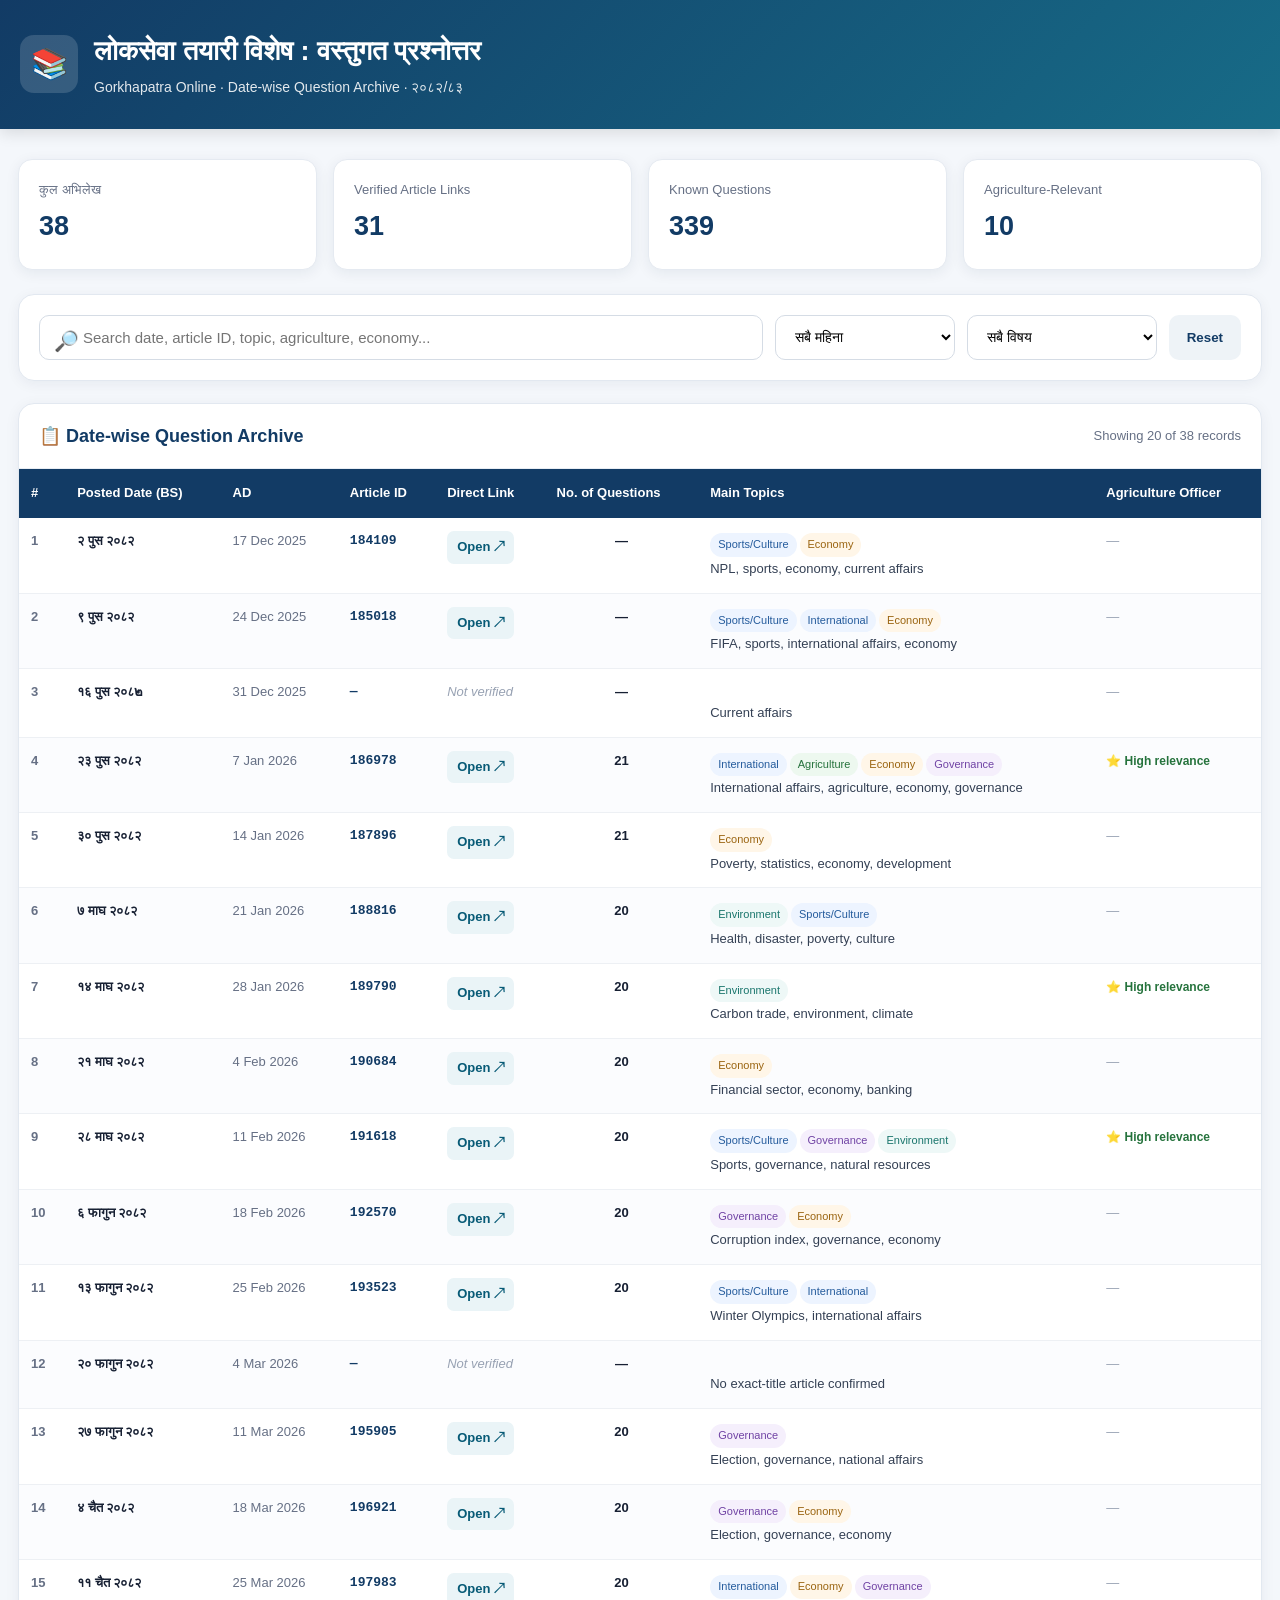
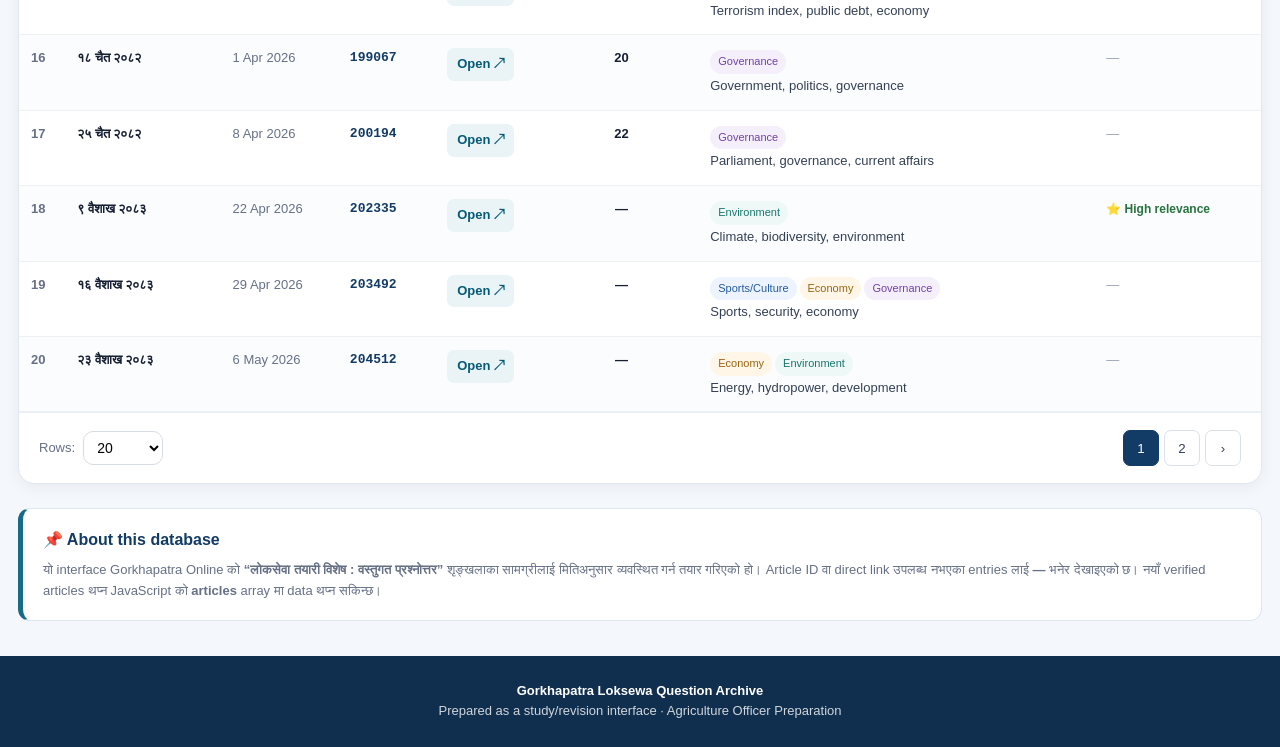
<file: current_affairs.html>
<!DOCTYPE html>
<html lang="ne">
<head>
    <meta charset="UTF-8">
    <meta name="viewport" content="width=device-width, initial-scale=1.0">

    <title>Gorkhapatra Loksewa | वस्तुगत प्रश्नोत्तर</title>

    <meta name="description"
          content="Gorkhapatra Online Loksewa तयारी विशेष : वस्तुगत प्रश्नोत्तर - date-wise question archive">

    <style>
        * {
            box-sizing: border-box;
            margin: 0;
            padding: 0;
        }

        body {
            font-family:
                "Noto Sans Devanagari",
                "Nirmala UI",
                "Mangal",
                Arial,
                sans-serif;
            background: #f4f7fb;
            color: #172033;
            line-height: 1.6;
        }

        /* =========================
           HEADER
        ========================= */

        header {
            background: linear-gradient(135deg, #123b65, #176b87);
            color: white;
            padding: 30px 20px;
            box-shadow: 0 4px 15px rgba(0,0,0,.12);
        }

        .header-inner {
            max-width: 1400px;
            margin: auto;
        }

        .brand {
            display: flex;
            align-items: center;
            gap: 16px;
        }

        .brand-icon {
            width: 58px;
            height: 58px;
            border-radius: 14px;
            background: rgba(255,255,255,.15);
            display: flex;
            align-items: center;
            justify-content: center;
            font-size: 30px;
        }

        .brand h1 {
            font-size: 27px;
            font-weight: 700;
        }

        .brand p {
            margin-top: 3px;
            opacity: .88;
            font-size: 14px;
        }

        /* =========================
           MAIN
        ========================= */

        main {
            max-width: 1400px;
            margin: 30px auto;
            padding: 0 18px;
        }

        /* =========================
           STATS
        ========================= */

        .stats {
            display: grid;
            grid-template-columns: repeat(4, 1fr);
            gap: 16px;
            margin-bottom: 24px;
        }

        .stat-card {
            background: white;
            border-radius: 14px;
            padding: 20px;
            box-shadow: 0 3px 14px rgba(20,40,70,.07);
            border: 1px solid #e5eaf1;
        }

        .stat-label {
            color: #667085;
            font-size: 13px;
        }

        .stat-number {
            font-size: 27px;
            font-weight: 750;
            margin-top: 5px;
            color: #123b65;
        }

        /* =========================
           CONTROL PANEL
        ========================= */

        .control-panel {
            background: white;
            border: 1px solid #e2e8f0;
            border-radius: 16px;
            padding: 20px;
            margin-bottom: 22px;
            box-shadow: 0 3px 14px rgba(20,40,70,.06);
        }

        .control-row {
            display: flex;
            flex-wrap: wrap;
            gap: 12px;
        }

        .search-box {
            flex: 1 1 360px;
            position: relative;
        }

        .search-box input {
            width: 100%;
            padding: 13px 16px 13px 43px;
            border: 1px solid #d5dce5;
            border-radius: 10px;
            font-size: 15px;
            outline: none;
            transition: .2s;
        }

        .search-box input:focus {
            border-color: #176b87;
            box-shadow: 0 0 0 3px rgba(23,107,135,.10);
        }

        .search-icon {
            position: absolute;
            left: 15px;
            top: 10px;
            font-size: 20px;
            color: #667085;
        }

        select {
            padding: 12px 15px;
            border: 1px solid #d5dce5;
            border-radius: 10px;
            background: white;
            font-size: 14px;
            min-width: 180px;
            outline: none;
            cursor: pointer;
        }

        .reset-btn {
            border: none;
            background: #eef3f7;
            color: #123b65;
            border-radius: 10px;
            padding: 12px 18px;
            cursor: pointer;
            font-weight: 600;
        }

        .reset-btn:hover {
            background: #dfeaf2;
        }

        /* =========================
           TABLE
        ========================= */

        .table-card {
            background: white;
            border-radius: 16px;
            border: 1px solid #e2e8f0;
            overflow: hidden;
            box-shadow: 0 3px 15px rgba(20,40,70,.06);
        }

        .table-header {
            padding: 18px 20px;
            border-bottom: 1px solid #e8edf3;
            display: flex;
            justify-content: space-between;
            align-items: center;
            gap: 15px;
        }

        .table-header h2 {
            font-size: 18px;
            color: #123b65;
        }

        .result-count {
            font-size: 13px;
            color: #667085;
        }

        .table-wrapper {
            overflow-x: auto;
        }

        table {
            width: 100%;
            border-collapse: collapse;
            min-width: 1100px;
        }

        thead th {
            background: #123b65;
            color: white;
            padding: 14px 12px;
            text-align: left;
            font-size: 13px;
            white-space: nowrap;
            position: sticky;
            top: 0;
            z-index: 2;
        }

        tbody td {
            padding: 13px 12px;
            border-bottom: 1px solid #edf0f4;
            font-size: 13px;
            vertical-align: top;
        }

        tbody tr:hover {
            background: #f7fafc;
        }

        tbody tr:nth-child(even) {
            background: #fbfcfe;
        }

        tbody tr:nth-child(even):hover {
            background: #f5f9fc;
        }

        .serial {
            font-weight: 700;
            color: #667085;
        }

        .bs-date {
            font-weight: 650;
            white-space: nowrap;
        }

        .ad-date {
            color: #667085;
            white-space: nowrap;
        }

        .article-id {
            font-family: monospace;
            color: #123b65;
            font-weight: 600;
        }

        .article-link {
            display: inline-block;
            padding: 6px 10px;
            border-radius: 7px;
            background: #eaf4f7;
            color: #075a76;
            text-decoration: none;
            font-weight: 650;
            white-space: nowrap;
        }

        .article-link:hover {
            background: #d7ebf0;
        }

        .missing {
            color: #98a2b3;
            font-style: italic;
        }

        .question-count {
            font-weight: 700;
            text-align: center;
        }

        .topic {
            color: #344054;
            max-width: 330px;
        }

        .tag {
            display: inline-block;
            margin: 2px 3px 2px 0;
            padding: 3px 8px;
            border-radius: 20px;
            font-size: 11px;
            background: #edf4ff;
            color: #245b9c;
        }

        .tag.agri {
            background: #edf8ef;
            color: #26733d;
        }

        .tag.env {
            background: #eef8f7;
            color: #19756c;
        }

        .tag.economy {
            background: #fff6e8;
            color: #9a6410;
        }

        .tag.gov {
            background: #f5effc;
            color: #7043a4;
        }

        .relevance {
            font-size: 12px;
            font-weight: 700;
            color: #26733d;
        }

        /* =========================
           PAGINATION
        ========================= */

        .pagination-area {
            display: flex;
            justify-content: space-between;
            align-items: center;
            padding: 17px 20px;
            border-top: 1px solid #e8edf3;
            gap: 15px;
            flex-wrap: wrap;
        }

        .pagination {
            display: flex;
            gap: 5px;
            flex-wrap: wrap;
        }

        .page-btn {
            min-width: 36px;
            height: 36px;
            border: 1px solid #d9e0e7;
            background: white;
            border-radius: 7px;
            cursor: pointer;
            color: #344054;
        }

        .page-btn:hover {
            background: #edf4f7;
        }

        .page-btn.active {
            background: #123b65;
            color: white;
            border-color: #123b65;
        }

        .page-size {
            display: flex;
            align-items: center;
            gap: 8px;
            color: #667085;
            font-size: 13px;
        }

        .page-size select {
            min-width: 80px;
            padding: 7px 9px;
        }

        /* =========================
           INFO
        ========================= */

        .info-box {
            margin-top: 24px;
            background: white;
            border: 1px solid #dce7ef;
            border-left: 5px solid #176b87;
            padding: 18px 20px;
            border-radius: 12px;
        }

        .info-box h3 {
            margin-bottom: 7px;
            color: #123b65;
            font-size: 16px;
        }

        .info-box p {
            color: #667085;
            font-size: 13px;
        }

        /* =========================
           FOOTER
        ========================= */

        footer {
            margin-top: 35px;
            padding: 25px 18px;
            text-align: center;
            background: #102f4e;
            color: rgba(255,255,255,.8);
            font-size: 13px;
        }

        footer strong {
            color: white;
        }

        /* =========================
           MOBILE
        ========================= */

        @media (max-width: 900px) {

            .stats {
                grid-template-columns: repeat(2, 1fr);
            }

            .brand h1 {
                font-size: 21px;
            }
        }

        @media (max-width: 600px) {

            header {
                padding: 22px 15px;
            }

            main {
                margin-top: 20px;
                padding: 0 10px;
            }

            .stats {
                grid-template-columns: 1fr 1fr;
                gap: 10px;
            }

            .stat-card {
                padding: 15px;
            }

            .stat-number {
                font-size: 22px;
            }

            .control-panel {
                padding: 14px;
            }

            .table-header {
                align-items: flex-start;
                flex-direction: column;
            }

            .brand-icon {
                width: 45px;
                height: 45px;
                font-size: 23px;
            }

            .brand {
                gap: 10px;
            }

            .brand p {
                font-size: 12px;
            }
        }
    </style>
</head>

<body>

<header>
    <div class="header-inner">

        <div class="brand">

            <div class="brand-icon">
                📚
            </div>

            <div>
                <h1>लोकसेवा तयारी विशेष : वस्तुगत प्रश्नोत्तर</h1>
                <p>
                    Gorkhapatra Online · Date-wise Question Archive · २०८२/८३
                </p>
            </div>

        </div>

    </div>
</header>


<main>

    <!-- =========================
         STATISTICS
    ========================== -->

    <section class="stats">

        <div class="stat-card">
            <div class="stat-label">कुल अभिलेख</div>
            <div class="stat-number" id="totalArticles">0</div>
        </div>

        <div class="stat-card">
            <div class="stat-label">Verified Article Links</div>
            <div class="stat-number" id="verifiedArticles">0</div>
        </div>

        <div class="stat-card">
            <div class="stat-label">Known Questions</div>
            <div class="stat-number" id="totalQuestions">0</div>
        </div>

        <div class="stat-card">
            <div class="stat-label">Agriculture-Relevant</div>
            <div class="stat-number" id="agriArticles">0</div>
        </div>

    </section>


    <!-- =========================
         SEARCH / FILTER
    ========================== -->

    <section class="control-panel">

        <div class="control-row">

            <div class="search-box">

                <span class="search-icon">🔎</span>

                <input
                    type="search"
                    id="searchInput"
                    placeholder="Search date, article ID, topic, agriculture, economy..."
                    autocomplete="off"
                >

            </div>


            <select id="monthFilter">

                <option value="all">सबै महिना</option>
                <option value="पुस">पुस</option>
                <option value="माघ">माघ</option>
                <option value="फागुन">फागुन</option>
                <option value="चैत">चैत</option>
                <option value="वैशाख">वैशाख</option>
                <option value="जेठ">जेठ</option>
                <option value="असार">असार</option>
                <option value="साउन">साउन</option>
                <option value="भदौ">भदौ</option>

            </select>


            <select id="topicFilter">

                <option value="all">सबै विषय</option>
                <option value="agriculture">Agriculture</option>
                <option value="environment">Environment / Climate</option>
                <option value="economy">Economy</option>
                <option value="governance">Governance / Law</option>
                <option value="international">International</option>
                <option value="science">Science / Technology</option>
                <option value="sports">Sports / Culture</option>

            </select>


            <button
                class="reset-btn"
                onclick="resetFilters()">
                Reset
            </button>

        </div>

    </section>


    <!-- =========================
         TABLE
    ========================== -->

    <section class="table-card">

        <div class="table-header">

            <h2>
                📋 Date-wise Question Archive
            </h2>

            <div class="result-count" id="resultCount">
                Showing 0 records
            </div>

        </div>


        <div class="table-wrapper">

            <table>

                <thead>

                    <tr>

                        <th>#</th>
                        <th>Posted Date (BS)</th>
                        <th>AD</th>
                        <th>Article ID</th>
                        <th>Direct Link</th>
                        <th>No. of Questions</th>
                        <th>Main Topics</th>
                        <th>Agriculture Officer</th>

                    </tr>

                </thead>

                <tbody id="tableBody"></tbody>

            </table>

        </div>


        <div class="pagination-area">

            <div class="page-size">

                <span>Rows:</span>

                <select id="pageSize">

                    <option value="10">10</option>
                    <option value="20" selected>20</option>
                    <option value="50">50</option>
                    <option value="100">100</option>

                </select>

            </div>


            <div
                class="pagination"
                id="pagination">
            </div>

        </div>

    </section>


    <!-- =========================
         INFORMATION
    ========================== -->

    <section class="info-box">

        <h3>📌 About this database</h3>

        <p>
            यो interface Gorkhapatra Online को
            <strong>“लोकसेवा तयारी विशेष : वस्तुगत प्रश्नोत्तर”</strong>
            शृङ्खलाका सामग्रीलाई मितिअनुसार व्यवस्थित गर्न तयार गरिएको हो।
            Article ID वा direct link उपलब्ध नभएका entries लाई
            <strong>—</strong> भनेर देखाइएको छ।
            नयाँ verified articles थप्न JavaScript को
            <strong>articles</strong> array मा data थप्न सकिन्छ।
        </p>

    </section>

</main>


<footer>

    <strong>Gorkhapatra Loksewa Question Archive</strong>
    <br>
    Prepared as a study/revision interface · Agriculture Officer Preparation

</footer>


<script>

    /* =====================================================
       ARTICLE DATABASE
       ===================================================== */

    const articles = [

        {
            no: 1,
            bs: "२ पुस २०८२",
            ad: "17 Dec 2025",
            id: "184109",
            url: "https://gorkhapatraonline.com/news/184109",
            questions: null,
            topics: "NPL, sports, economy, current affairs",
            categories: ["sports", "economy"],
            agri: false
        },

        {
            no: 2,
            bs: "९ पुस २०८२",
            ad: "24 Dec 2025",
            id: "185018",
            url: "https://gorkhapatraonline.com/news/185018",
            questions: null,
            topics: "FIFA, sports, international affairs, economy",
            categories: ["sports", "international", "economy"],
            agri: false
        },

        {
            no: 3,
            bs: "१६ पुस २०८๒",
            ad: "31 Dec 2025",
            id: "—",
            url: "",
            questions: null,
            topics: "Current affairs",
            categories: [],
            agri: false
        },

        {
            no: 4,
            bs: "२३ पुस २०८२",
            ad: "7 Jan 2026",
            id: "186978",
            url: "https://gorkhapatraonline.com/news/186978",
            questions: 21,
            topics: "International affairs, agriculture, economy, governance",
            categories: ["international", "agriculture", "economy", "governance"],
            agri: true
        },

        {
            no: 5,
            bs: "३० पुस २०८२",
            ad: "14 Jan 2026",
            id: "187896",
            url: "https://gorkhapatraonline.com/news/187896",
            questions: 21,
            topics: "Poverty, statistics, economy, development",
            categories: ["economy"],
            agri: false
        },

        {
            no: 6,
            bs: "७ माघ २०८२",
            ad: "21 Jan 2026",
            id: "188816",
            url: "https://gorkhapatraonline.com/news/188816",
            questions: 20,
            topics: "Health, disaster, poverty, culture",
            categories: ["environment", "sports"],
            agri: false
        },

        {
            no: 7,
            bs: "१४ माघ २०८२",
            ad: "28 Jan 2026",
            id: "189790",
            url: "https://gorkhapatraonline.com/news/189790",
            questions: 20,
            topics: "Carbon trade, environment, climate",
            categories: ["environment"],
            agri: true
        },

        {
            no: 8,
            bs: "२१ माघ २०८२",
            ad: "4 Feb 2026",
            id: "190684",
            url: "https://gorkhapatraonline.com/news/190684",
            questions: 20,
            topics: "Financial sector, economy, banking",
            categories: ["economy"],
            agri: false
        },

        {
            no: 9,
            bs: "२८ माघ २०८२",
            ad: "11 Feb 2026",
            id: "191618",
            url: "https://gorkhapatraonline.com/news/191618",
            questions: 20,
            topics: "Sports, governance, natural resources",
            categories: ["sports", "governance", "environment"],
            agri: true
        },

        {
            no: 10,
            bs: "६ फागुन २०८२",
            ad: "18 Feb 2026",
            id: "192570",
            url: "https://gorkhapatraonline.com/news/192570",
            questions: 20,
            topics: "Corruption index, governance, economy",
            categories: ["governance", "economy"],
            agri: false
        },

        {
            no: 11,
            bs: "१३ फागुन २०८२",
            ad: "25 Feb 2026",
            id: "193523",
            url: "https://gorkhapatraonline.com/news/193523",
            questions: 20,
            topics: "Winter Olympics, international affairs",
            categories: ["sports", "international"],
            agri: false
        },

        {
            no: 12,
            bs: "२० फागुन २०८२",
            ad: "4 Mar 2026",
            id: "—",
            url: "",
            questions: null,
            topics: "No exact-title article confirmed",
            categories: [],
            agri: false
        },

        {
            no: 13,
            bs: "२७ फागुन २०८२",
            ad: "11 Mar 2026",
            id: "195905",
            url: "https://gorkhapatraonline.com/news/195905",
            questions: 20,
            topics: "Election, governance, national affairs",
            categories: ["governance"],
            agri: false
        },

        {
            no: 14,
            bs: "४ चैत २०८२",
            ad: "18 Mar 2026",
            id: "196921",
            url: "https://gorkhapatraonline.com/news/196921",
            questions: 20,
            topics: "Election, governance, economy",
            categories: ["governance", "economy"],
            agri: false
        },

        {
            no: 15,
            bs: "११ चैत २०८२",
            ad: "25 Mar 2026",
            id: "197983",
            url: "https://gorkhapatraonline.com/news/197983",
            questions: 20,
            topics: "Terrorism index, public debt, economy",
            categories: ["international", "economy", "governance"],
            agri: false
        },

        {
            no: 16,
            bs: "१८ चैत २०८२",
            ad: "1 Apr 2026",
            id: "199067",
            url: "https://gorkhapatraonline.com/news/199067",
            questions: 20,
            topics: "Government, politics, governance",
            categories: ["governance"],
            agri: false
        },

        {
            no: 17,
            bs: "२५ चैत २०८२",
            ad: "8 Apr 2026",
            id: "200194",
            url: "https://gorkhapatraonline.com/news/200194",
            questions: 22,
            topics: "Parliament, governance, current affairs",
            categories: ["governance"],
            agri: false
        },

        {
            no: 18,
            bs: "९ वैशाख २०८३",
            ad: "22 Apr 2026",
            id: "202335",
            url: "https://gorkhapatraonline.com/news/202335",
            questions: null,
            topics: "Climate, biodiversity, environment",
            categories: ["environment"],
            agri: true
        },

        {
            no: 19,
            bs: "१६ वैशाख २०८३",
            ad: "29 Apr 2026",
            id: "203492",
            url: "https://gorkhapatraonline.com/news/203492",
            questions: null,
            topics: "Sports, security, economy",
            categories: ["sports", "economy", "governance"],
            agri: false
        },

        {
            no: 20,
            bs: "२३ वैशाख २०८३",
            ad: "6 May 2026",
            id: "204512",
            url: "https://gorkhapatraonline.com/news/204512",
            questions: null,
            topics: "Energy, hydropower, development",
            categories: ["economy", "environment"],
            agri: false
        },

        {
            no: 21,
            bs: "३० वैशाख २०८३",
            ad: "13 May 2026",
            id: "205576",
            url: "https://gorkhapatraonline.com/news/205576",
            questions: 21,
            topics: "Policy/programme, education, health, tourism, agriculture",
            categories: ["agriculture", "governance", "economy"],
            agri: true
        },

        {
            no: 22,
            bs: "६ जेठ २०८३",
            ad: "20 May 2026",
            id: "206654",
            url: "https://gorkhapatraonline.com/news/206654",
            questions: null,
            topics: "Mountaineering, economy, science, international affairs",
            categories: ["economy", "science", "international"],
            agri: false
        },

        {
            no: 23,
            bs: "१३ जेठ २०८३",
            ad: "27 May 2026",
            id: "207680",
            url: "https://gorkhapatraonline.com/news/207680",
            questions: null,
            topics: "Cannes, culture, international affairs",
            categories: ["sports", "international"],
            agri: false
        },

        {
            no: 24,
            bs: "२० जेठ २०८३",
            ad: "3 Jun 2026",
            id: "208652",
            url: "https://gorkhapatraonline.com/news/208652",
            questions: 20,
            topics: "IPL, agriculture, economy, mountaineering",
            categories: ["agriculture", "economy", "sports"],
            agri: true
        },

        {
            no: 25,
            bs: "२७ जेठ २०८३",
            ad: "10 Jun 2026",
            id: "209608",
            url: "https://gorkhapatraonline.com/news/209608",
            questions: null,
            topics: "Passport, diplomacy, current affairs",
            categories: ["international", "governance"],
            agri: false
        },

        {
            no: 26,
            bs: "३ असार २०८३",
            ad: "17 Jun 2026",
            id: "210529",
            url: "https://gorkhapatraonline.com/news/210529",
            questions: null,
            topics: "Provincial budgets, economy, governance",
            categories: ["economy", "governance"],
            agri: true
        },

        {
            no: 27,
            bs: "१० असार २०८३",
            ad: "24 Jun 2026",
            id: "211416",
            url: "https://gorkhapatraonline.com/news/211416",
            questions: null,
            topics: "National film awards, culture",
            categories: ["sports"],
            agri: false
        },

        {
            no: 28,
            bs: "१७ असार २०८३",
            ad: "1 Jul 2026",
            id: "212373",
            url: "https://gorkhapatraonline.com/news/212373",
            questions: 20,
            topics: "G7, media, disaster, agriculture",
            categories: ["international", "environment", "agriculture"],
            agri: true
        },

        {
            no: 29,
            bs: "२४ असार २०८३",
            ad: "8 Jul 2026",
            id: "213395",
            url: "https://gorkhapatraonline.com/news/213395",
            questions: null,
            topics: "Global Peace Index, LDC, geography",
            categories: ["international", "economy"],
            agri: false
        },

        {
            no: 30,
            bs: "३१ असार २०८३",
            ad: "15 Jul 2026",
            id: "214397",
            url: "https://gorkhapatraonline.com/news/214397",
            questions: null,
            topics: "Monetary policy, banking, economy",
            categories: ["economy"],
            agri: false
        },

        {
            no: 31,
            bs: "६ साउन २०८३",
            ad: "22 Jul 2026",
            id: "—",
            url: "",
            questions: null,
            topics: "Madan Prize, literature, culture",
            categories: ["sports"],
            agri: false
        },

        {
            no: 32,
            bs: "१३ साउन २०८३",
            ad: "29 Jul 2026",
            id: "—",
            url: "",
            questions: null,
            topics: "Nagdhunga–Sisnekhola tunnel, infrastructure",
            categories: ["economy"],
            agri: false
        },

        {
            no: 33,
            bs: "२० साउन २०८३",
            ad: "5 Aug 2026",
            id: "—",
            url: "",
            questions: null,
            topics: "Mountaineering, governance, national affairs",
            categories: ["governance", "international"],
            agri: false
        },

        {
            no: 34,
            bs: "२७ साउन २०८३",
            ad: "12 Aug 2026",
            id: "—",
            url: "",
            questions: null,
            topics: "Sports, national affairs",
            categories: ["sports"],
            agri: false
        },

        {
            no: 35,
            bs: "३ भदौ २०८३",
            ad: "20 Aug 2026",
            id: "219873",
            url: "https://gorkhapatraonline.com/news/219873",
            questions: 14,
            topics: "Irrigation, agriculture, sports, banking",
            categories: ["agriculture", "economy", "sports"],
            agri: true
        },

        {
            no: 36,
            bs: "१० भदौ २०८३",
            ad: "27 Aug 2026",
            id: "—",
            url: "",
            questions: null,
            topics: "Current affairs, economy, governance",
            categories: ["economy", "governance"],
            agri: false
        },

        {
            no: 37,
            bs: "१७ भदौ २०८३",
            ad: "3 Sep 2026",
            id: "220909",
            url: "https://gorkhapatraonline.com/news/220909",
            questions: null,
            topics: "Flood/disaster, law, sports, international affairs",
            categories: ["environment", "governance", "international", "sports"],
            agri: true
        },

        {
            no: 38,
            bs: "२४ भदौ २०८३",
            ad: "10 Sep 2026",
            id: "221969",
            url: "https://gorkhapatraonline.com/news/221969",
            questions: null,
            topics: "Madan Prize, governance, economy, current affairs",
            categories: ["governance", "economy", "sports"],
            agri: false
        }

    ];


    /* =====================================================
       APPLICATION
    ===================================================== */

    const tableBody = document.getElementById("tableBody");
    const searchInput = document.getElementById("searchInput");
    const monthFilter = document.getElementById("monthFilter");
    const topicFilter = document.getElementById("topicFilter");
    const pageSizeSelect = document.getElementById("pageSize");
    const pagination = document.getElementById("pagination");
    const resultCount = document.getElementById("resultCount");

    let currentPage = 1;


    /* =====================================================
       MONTH DETECTOR
    ===================================================== */

    function getMonth(bsDate) {

        const months = [
            "पुस",
            "माघ",
            "फागुन",
            "चैत",
            "वैशाख",
            "जेठ",
            "असार",
            "साउन",
            "भदौ"
        ];

        return months.find(month => bsDate.includes(month)) || "";

    }


    /* =====================================================
       FILTER
    ===================================================== */

    function getFilteredArticles() {

        const search =
            searchInput.value
                .trim()
                .toLowerCase();

        const month =
            monthFilter.value;

        const topic =
            topicFilter.value;

        return articles.filter(article => {

            const searchableText = [

                article.bs,
                article.ad,
                article.id,
                article.topics,
                article.categories.join(" ")

            ].join(" ").toLowerCase();


            const matchesSearch =
                !search ||
                searchableText.includes(search);


            const matchesMonth =
                month === "all" ||
                getMonth(article.bs) === month;


            const matchesTopic =
                topic === "all" ||
                article.categories.includes(topic);


            return (
                matchesSearch &&
                matchesMonth &&
                matchesTopic
            );

        });

    }


    /* =====================================================
       RENDER TABLE
    ===================================================== */

    function renderTable() {

        const filtered =
            getFilteredArticles();

        const pageSize =
            parseInt(pageSizeSelect.value);

        const totalPages =
            Math.max(
                1,
                Math.ceil(filtered.length / pageSize)
            );


        if (currentPage > totalPages) {
            currentPage = totalPages;
        }


        const start =
            (currentPage - 1) * pageSize;

        const end =
            start + pageSize;

        const visible =
            filtered.slice(start, end);


        tableBody.innerHTML = "";


        visible.forEach(article => {

            const row =
                document.createElement("tr");


            const articleLink =
                article.url

                ? `
                    <a
                        class="article-link"
                        href="${article.url}"
                        target="_blank"
                        rel="noopener noreferrer">
                        Open ↗
                    </a>
                  `

                : `
                    <span class="missing">
                        Not verified
                    </span>
                  `;


            const questionCount =
                article.questions !== null

                ? article.questions

                : "—";


            let categoryTags = "";

            article.categories.forEach(category => {

                const labels = {

                    agriculture: ["Agriculture", "agri"],
                    environment: ["Environment", "env"],
                    economy: ["Economy", "economy"],
                    governance: ["Governance", "gov"],
                    international: ["International", ""],
                    science: ["Science", ""],
                    sports: ["Sports/Culture", ""]

                };


                if (labels[category]) {

                    categoryTags +=
                        `<span class="tag ${labels[category][1]}">
                            ${labels[category][0]}
                         </span>`;

                }

            });


            row.innerHTML = `

                <td class="serial">
                    ${article.no}
                </td>

                <td class="bs-date">
                    ${article.bs}
                </td>

                <td class="ad-date">
                    ${article.ad}
                </td>

                <td class="article-id">
                    ${article.id}
                </td>

                <td>
                    ${articleLink}
                </td>

                <td class="question-count">
                    ${questionCount}
                </td>

                <td class="topic">

                    ${categoryTags}

                    <br>

                    ${article.topics}

                </td>

                <td>

                    ${
                        article.agri

                        ? `<span class="relevance">
                              ⭐ High relevance
                           </span>`

                        : `<span class="missing">
                              —
                           </span>`
                    }

                </td>

            `;


            tableBody.appendChild(row);

        });


        resultCount.textContent =
            `Showing ${visible.length} of ${filtered.length} records`;


        renderPagination(totalPages);

    }


    /* =====================================================
       PAGINATION
    ===================================================== */

    function renderPagination(totalPages) {

        pagination.innerHTML = "";


        function createButton(
            text,
            page,
            active = false
        ) {

            const button =
                document.createElement("button");

            button.className =
                "page-btn" +
                (active ? " active" : "");

            button.textContent = text;

            button.onclick = () => {

                currentPage = page;

                renderTable();

                window.scrollTo({
                    top: 0,
                    behavior: "smooth"
                });

            };

            pagination.appendChild(button);

        }


        if (totalPages <= 1) return;


        if (currentPage > 1) {

            createButton(
                "‹",
                currentPage - 1
            );

        }


        for (
            let i = 1;
            i <= totalPages;
            i++
        ) {

            if (
                i === 1 ||
                i === totalPages ||
                Math.abs(i - currentPage) <= 2
            ) {

                createButton(
                    i,
                    i,
                    i === currentPage
                );

            }

        }


        if (currentPage < totalPages) {

            createButton(
                "›",
                currentPage + 1
            );

        }

    }


    /* =====================================================
       STATISTICS
    ===================================================== */

    function updateStatistics() {

        const total =
            articles.length;


        const verified =
            articles.filter(
                a => a.url
            ).length;


        const knownQuestions =
            articles.reduce(
                (sum, article) =>

                    sum +
                    (
                        article.questions || 0
                    ),

                0
            );


        const agri =
            articles.filter(
                a => a.agri
            ).length;


        document.getElementById(
            "totalArticles"
        ).textContent = total;


        document.getElementById(
            "verifiedArticles"
        ).textContent = verified;


        document.getElementById(
            "totalQuestions"
        ).textContent = knownQuestions;


        document.getElementById(
            "agriArticles"
        ).textContent = agri;

    }


    /* =====================================================
       RESET
    ===================================================== */

    function resetFilters() {

        searchInput.value = "";

        monthFilter.value = "all";

        topicFilter.value = "all";

        currentPage = 1;

        renderTable();

    }


    /* =====================================================
       EVENTS
    ===================================================== */

    searchInput.addEventListener(
        "input",
        () => {

            currentPage = 1;

            renderTable();

        }
    );


    monthFilter.addEventListener(
        "change",
        () => {

            currentPage = 1;

            renderTable();

        }
    );


    topicFilter.addEventListener(
        "change",
        () => {

            currentPage = 1;

            renderTable();

        }
    );


    pageSizeSelect.addEventListener(
        "change",
        () => {

            currentPage = 1;

            renderTable();

        }
    );


    /* =====================================================
       INITIALIZE
    ===================================================== */

    updateStatistics();

    renderTable();

</script>

</body>
</html>
</file>
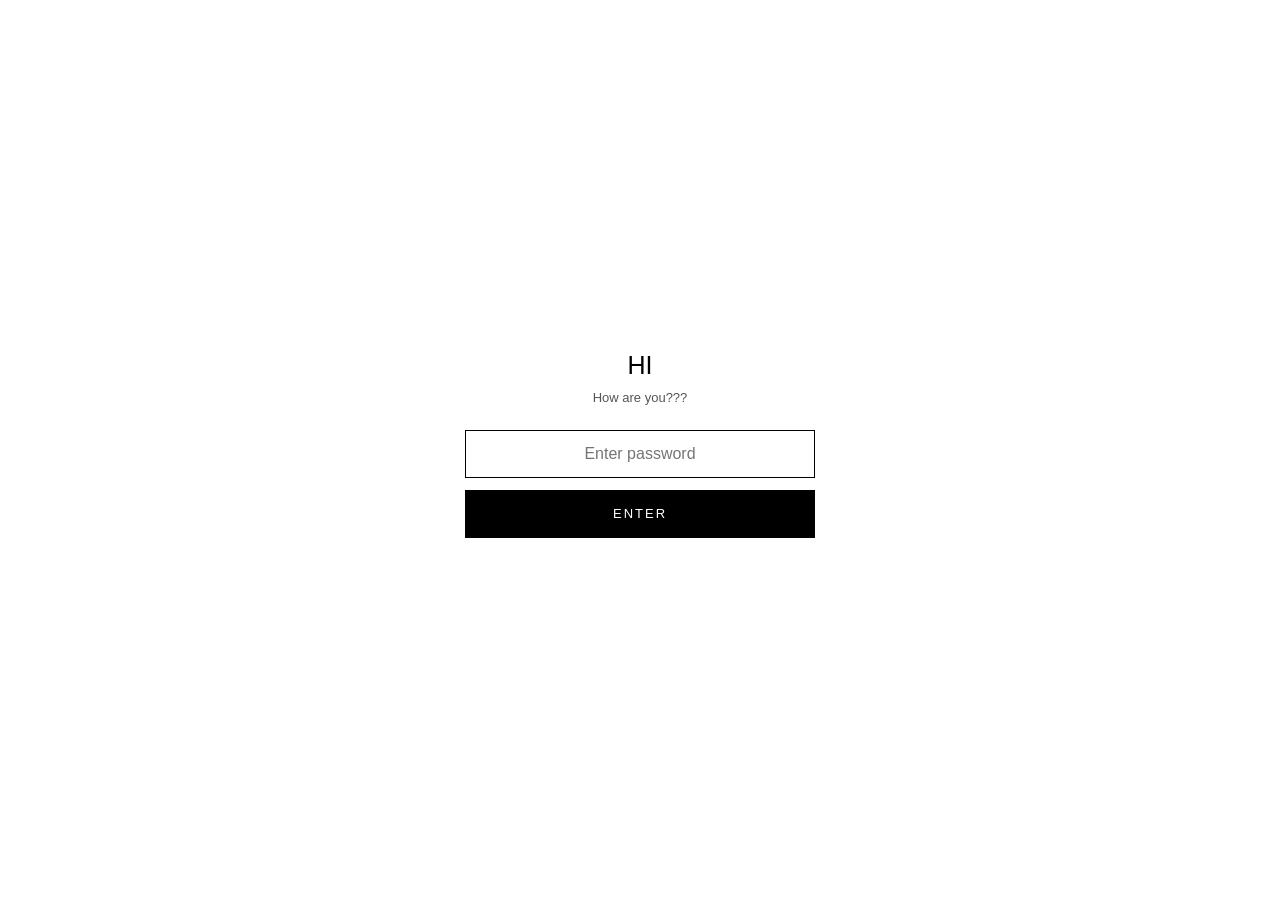
<file: index.html.html>
<!DOCTYPE html>
<html lang="en">
<head>
<meta charset="UTF-8">
<meta name="viewport" content="width=device-width, initial-scale=1.0">
<meta name="theme-color" content="#000000">
<title>IndiaBIX | Private Learning Portal</title>

<style>
* {
    margin: 0;
    padding: 0;
    box-sizing: border-box;
}

html, body {
    width: 100%;
    height: 100%;
    overflow: hidden;
    font-family: Arial, sans-serif;
}

/* PASSWORD SCREEN */
#login {
    width: 100%;
    height: 100%;
    background: #fff;
    color: #000;
    display: flex;
    justify-content: center;
    align-items: center;
}

.login-box {
    width: 90%;
    max-width: 350px;
    text-align: center;
}

.login-box h2 {
    font-size: 25px;
    font-weight: 500;
    margin-bottom: 10px;
}

.login-box p {
    font-size: 13px;
    color: #555;
    margin-bottom: 25px;
}

.login-box input {
    width: 100%;
    height: 48px;
    border: 1px solid #000;
    padding: 12px;
    text-align: center;
    font-size: 16px;
    outline: none;
    margin-bottom: 12px;
}

.login-box button {
    width: 100%;
    height: 48px;
    background: #000;
    color: #fff;
    border: 1px solid #000;
    cursor: pointer;
    font-size: 13px;
    letter-spacing: 2px;
}

.login-box button:hover {
    background: #fff;
    color: #000;
}

#error {
    color: #c00;
    font-size: 12px;
    margin-top: 12px;
}

/* INDIABIX PAGE */
#portal {
    display: none;
    width: 100%;
    height: 100%;
    background: #fff;
    flex-direction: column;
}

.header {
    width: 100%;
    height: 38px;
    min-height: 38px;
    background: #000;
    color: #fff;
    display: flex;
    justify-content: space-between;
    align-items: center;
    padding: 0 10px;
}

.header span {
    font-size: 13px;
    letter-spacing: 2px;
}

.header button {
    background: #000;
    color: #fff;
    border: 1px solid #fff;
    padding: 5px 12px;
    cursor: pointer;
    font-size: 11px;
}

.header button:hover {
    background: #fff;
    color: #000;
}

.frame {
    flex: 1;
    width: 100%;
    min-height: 0;
}

.frame iframe {
    width: 100%;
    height: 100%;
    border: none;
    display: block;
}

/* MOBILE */
@media(max-width: 500px) {
    .header {
        height: 35px;
        min-height: 35px;
    }

    .header span {
        font-size: 11px;
    }

    .header button {
        padding: 4px 7px;
        font-size: 10px;
    }
}
</style>
</head>

<body>

<!-- PASSWORD PROTECTION -->
<section id="login">
    <div class="login-box">
        <h2>HI</h2>
        <p>How are you???</p>

        <form id="loginForm">
            <input
                type="password"
                id="password"
                placeholder="Enter password"
                autocomplete="current-password"
                required
            >

            <button type="submit">ENTER</button>
        </form>

        <div id="error"></div>
    </div>
</section>

<!-- INDIA BIX EMBEDDED PAGE -->
<section id="portal">

    <header class="header">
        <span>INDIABIX</span>

        <div>
            <button onclick="refreshPage()">↻ Refresh</button>
            <button onclick="logout()">Logout</button>
            <button onclick="openWebsite()">↗</button>
        </div>
    </header>

    <main class="frame">
        <iframe
            id="indiaFrame"
            src="https://www.indiabix.com/"
            title="IndiaBIX Learning Website"
            allowfullscreen>
        </iframe>
    </main>

</section>

<script>
const ACCESS_CODE = "NPL2026";

const login = document.getElementById("login");
const portal = document.getElementById("portal");
const form = document.getElementById("loginForm");

function showPortal() {
    login.style.display = "none";
    portal.style.display = "flex";
}

form.addEventListener("submit", function(e) {
    e.preventDefault();

    const password =
        document.getElementById("password").value;

    if (password === ACCESS_CODE) {
        sessionStorage.setItem("indiaBixAccess", "true");
        showPortal();
    } else {
        document.getElementById("error").textContent =
            "Incorrect password. Try again.";

        document.getElementById("password").value = "";
    }
});

function refreshPage() {
    document.getElementById("indiaFrame").src =
        "https://www.indiabix.com/";
}

function openWebsite() {
    window.open(
        "https://www.indiabix.com/",
        "_blank",
        "noopener,noreferrer"
    );
}

function logout() {
    sessionStorage.removeItem("indiaBixAccess");
    portal.style.display = "none";
    login.style.display = "flex";
    document.getElementById("password").value = "";
}

if (sessionStorage.getItem("indiaBixAccess") === "true") {
    showPortal();
}
</script>

</body>
</html>
</file>
